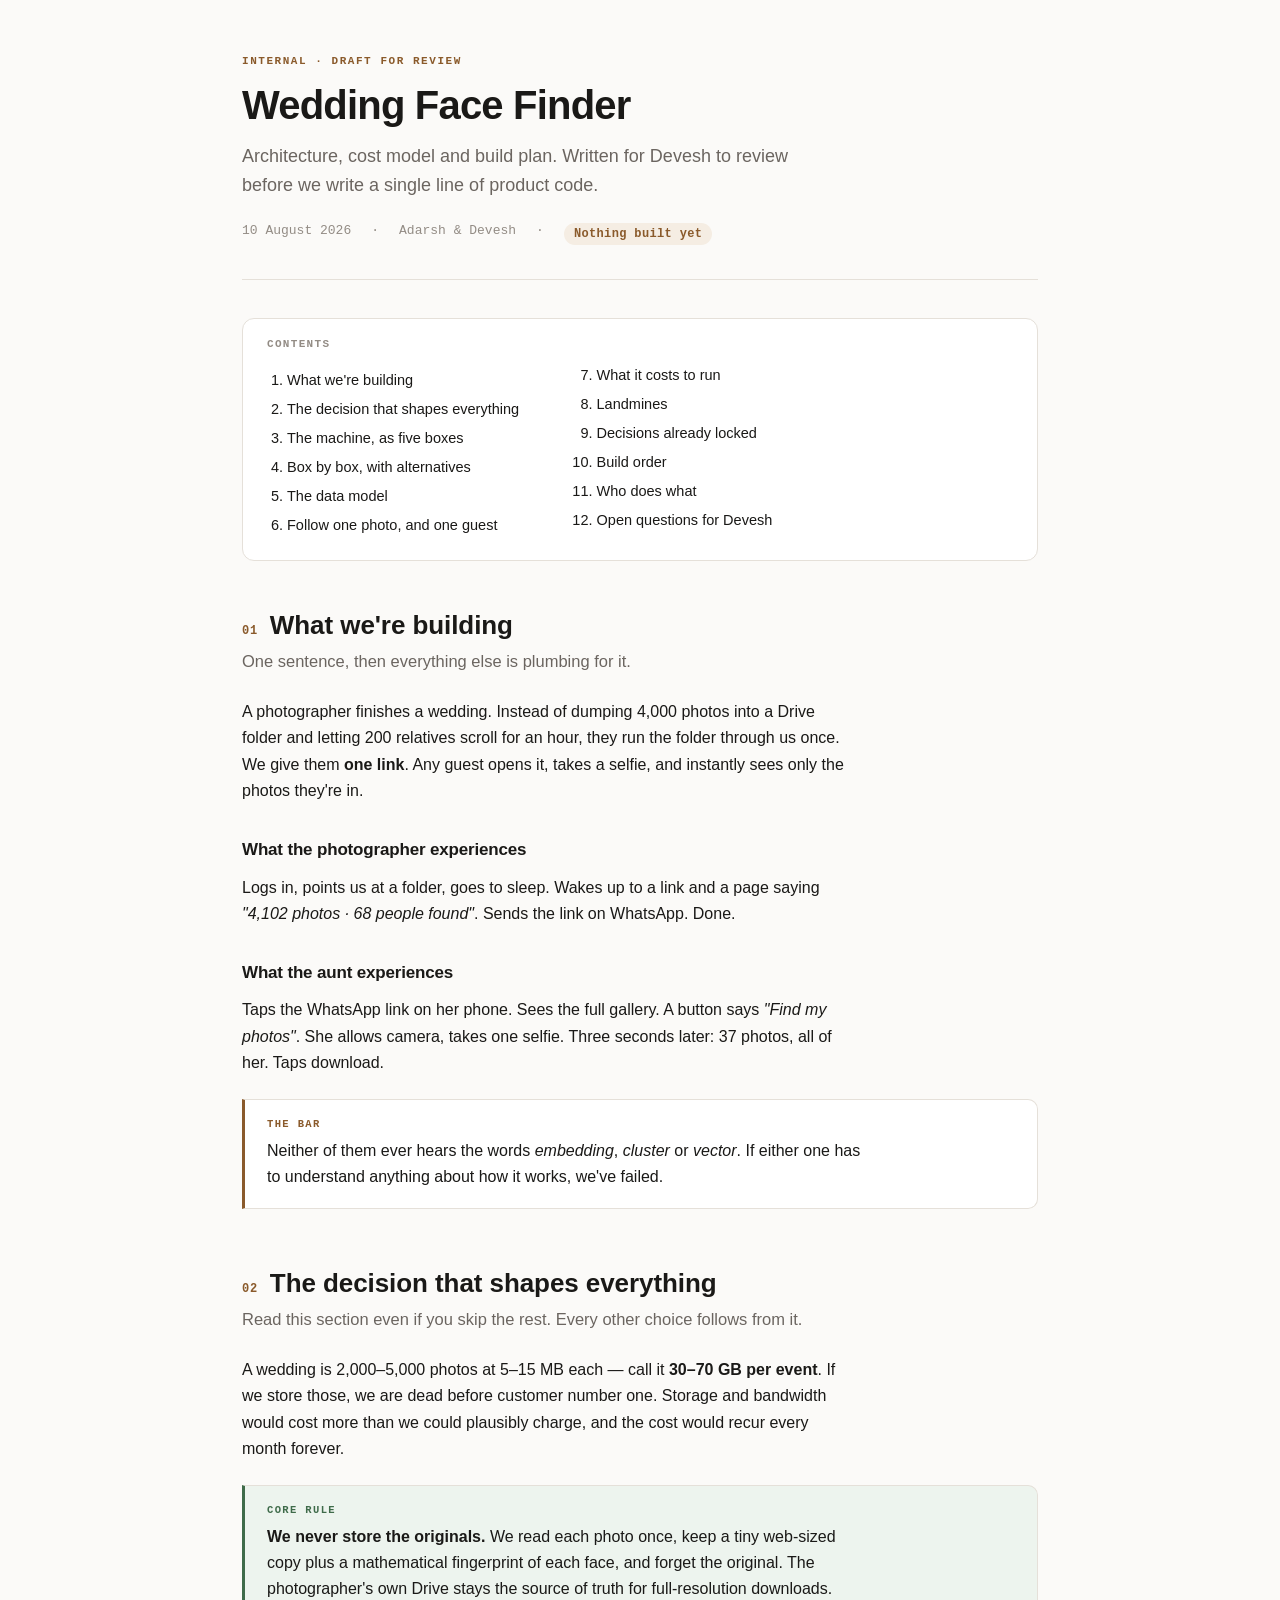
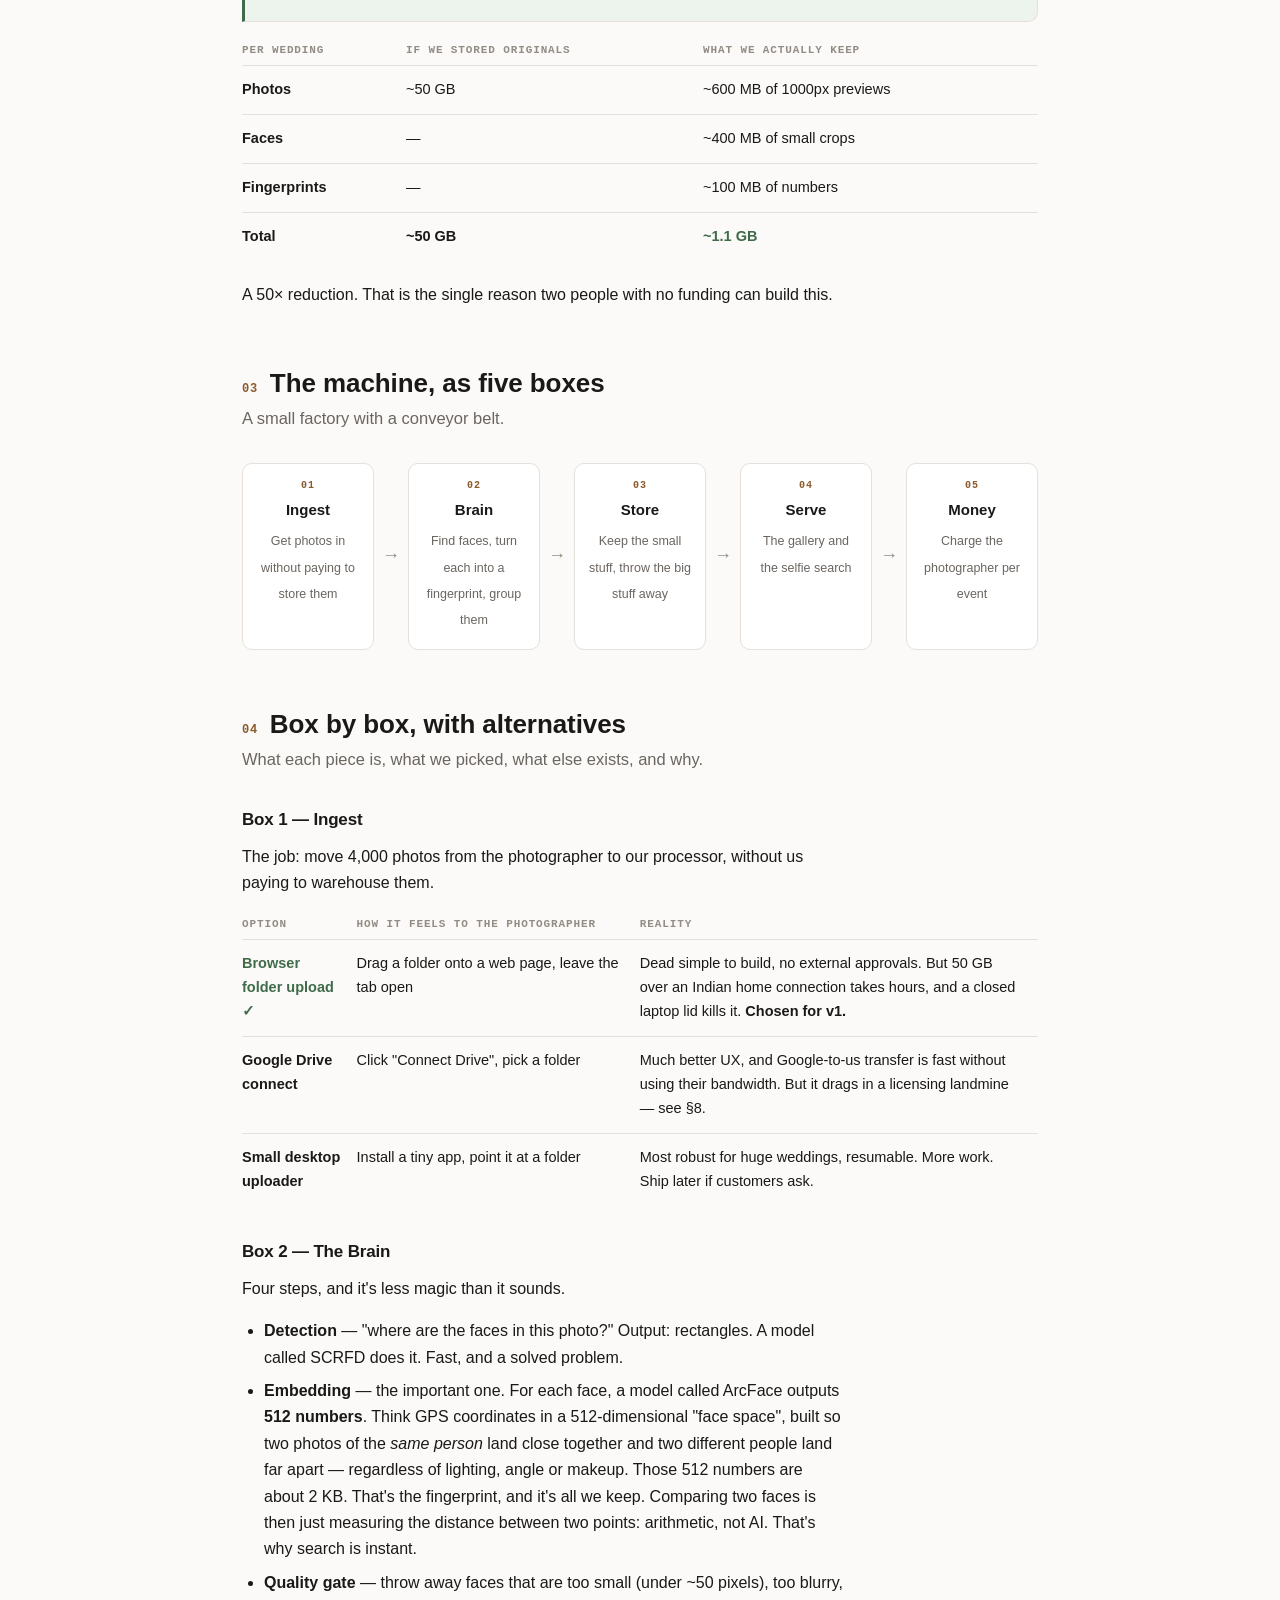
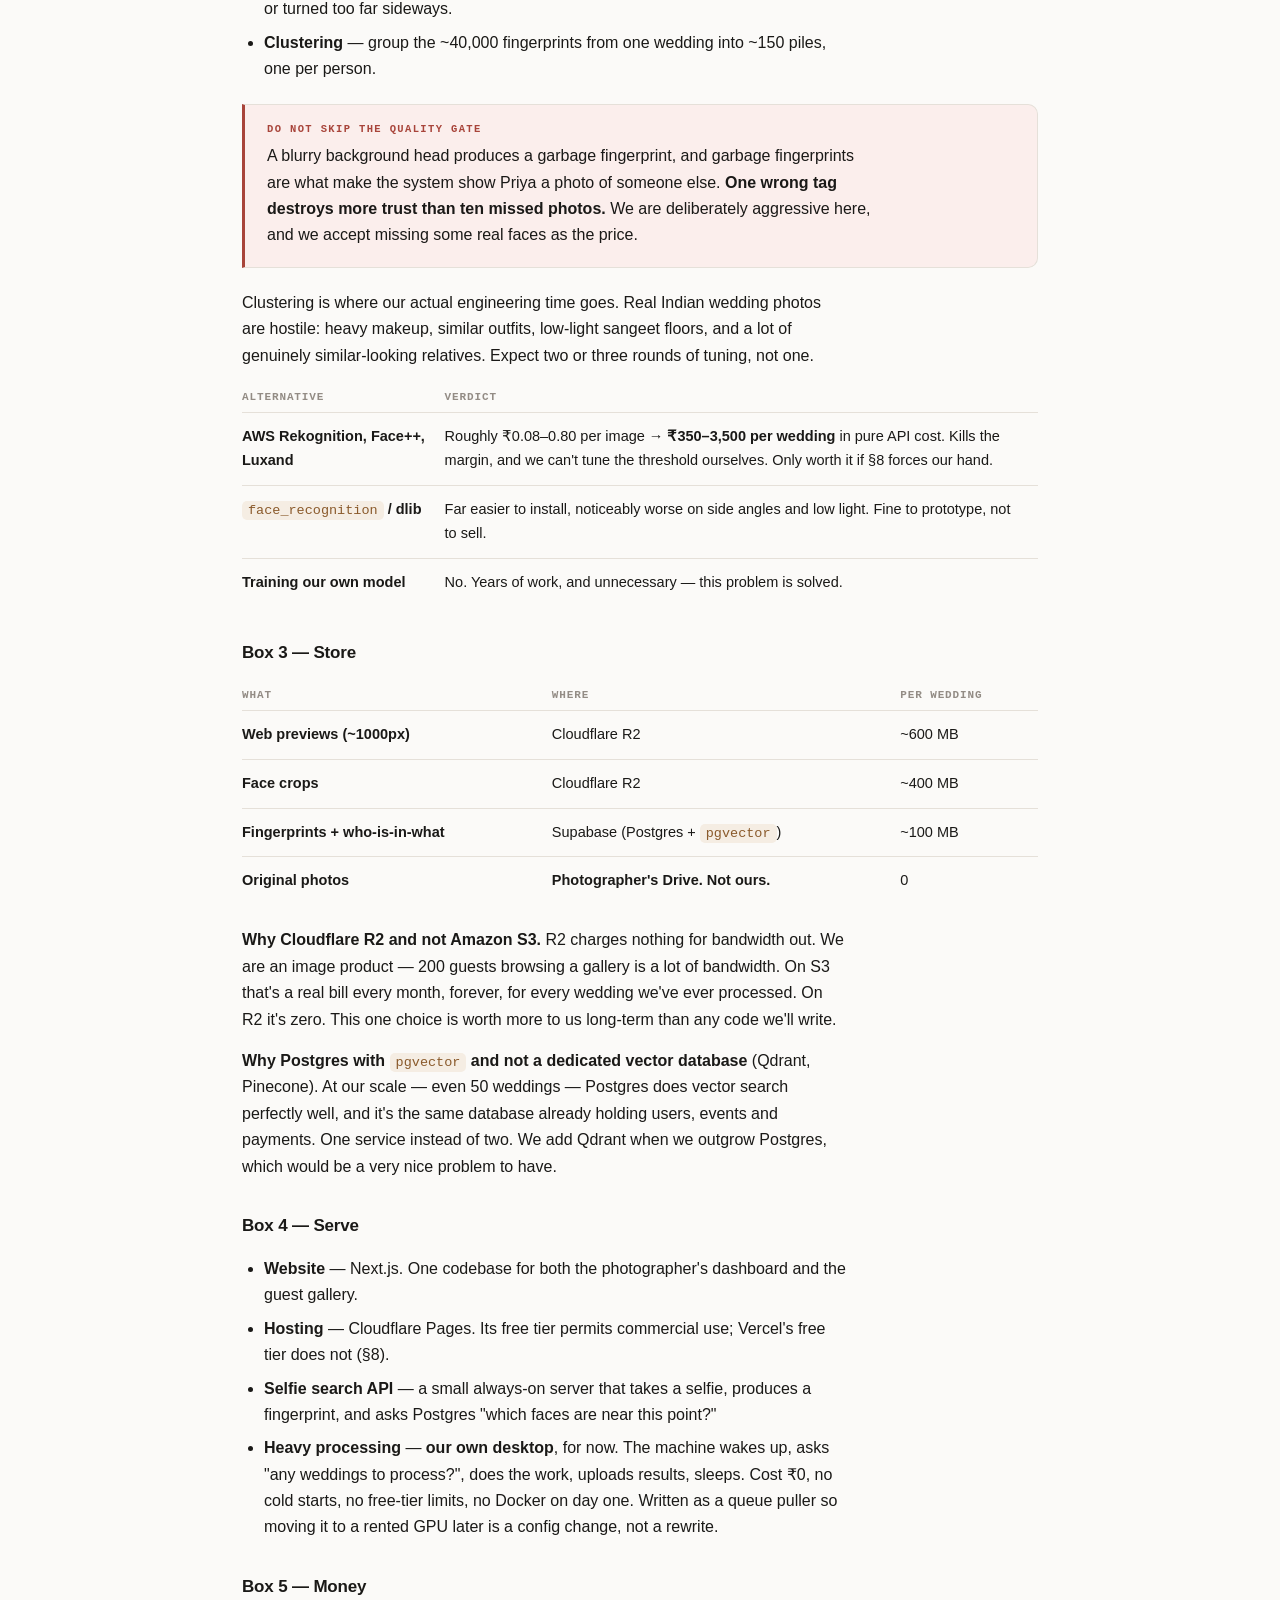
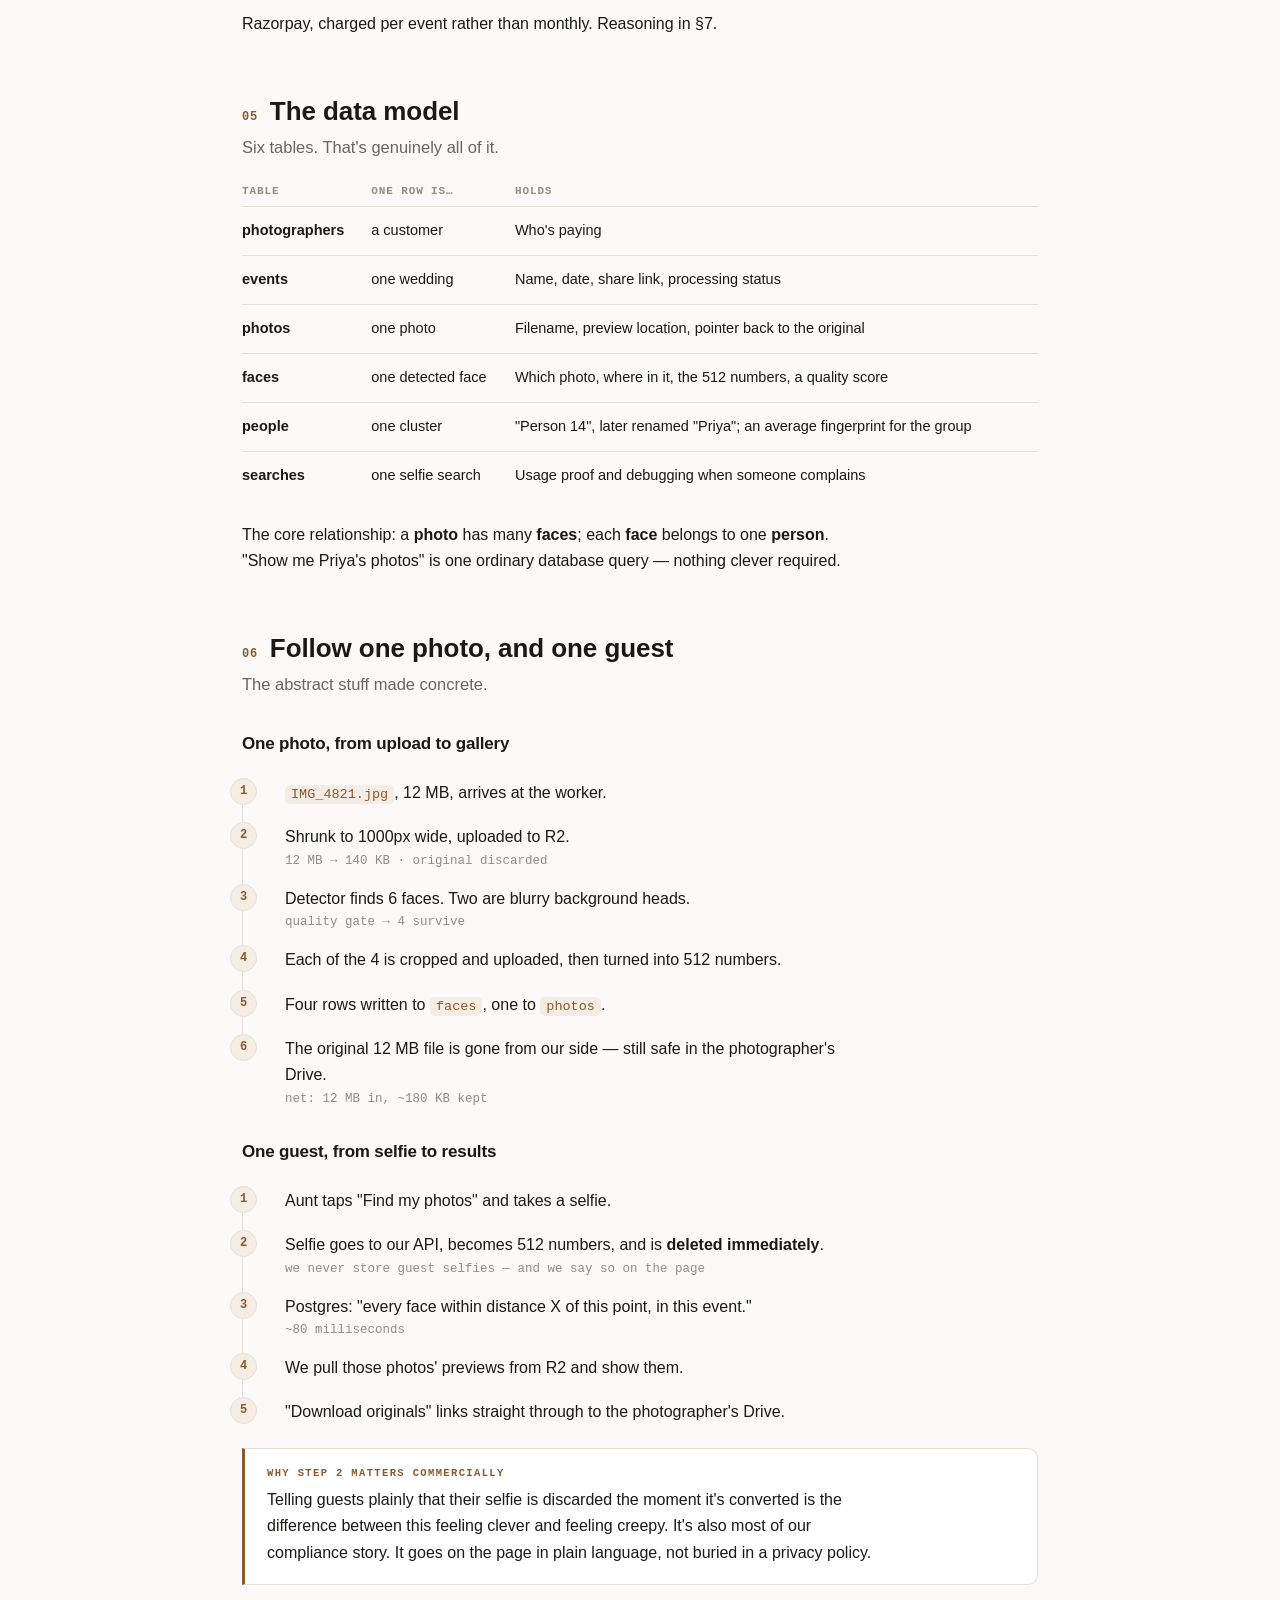
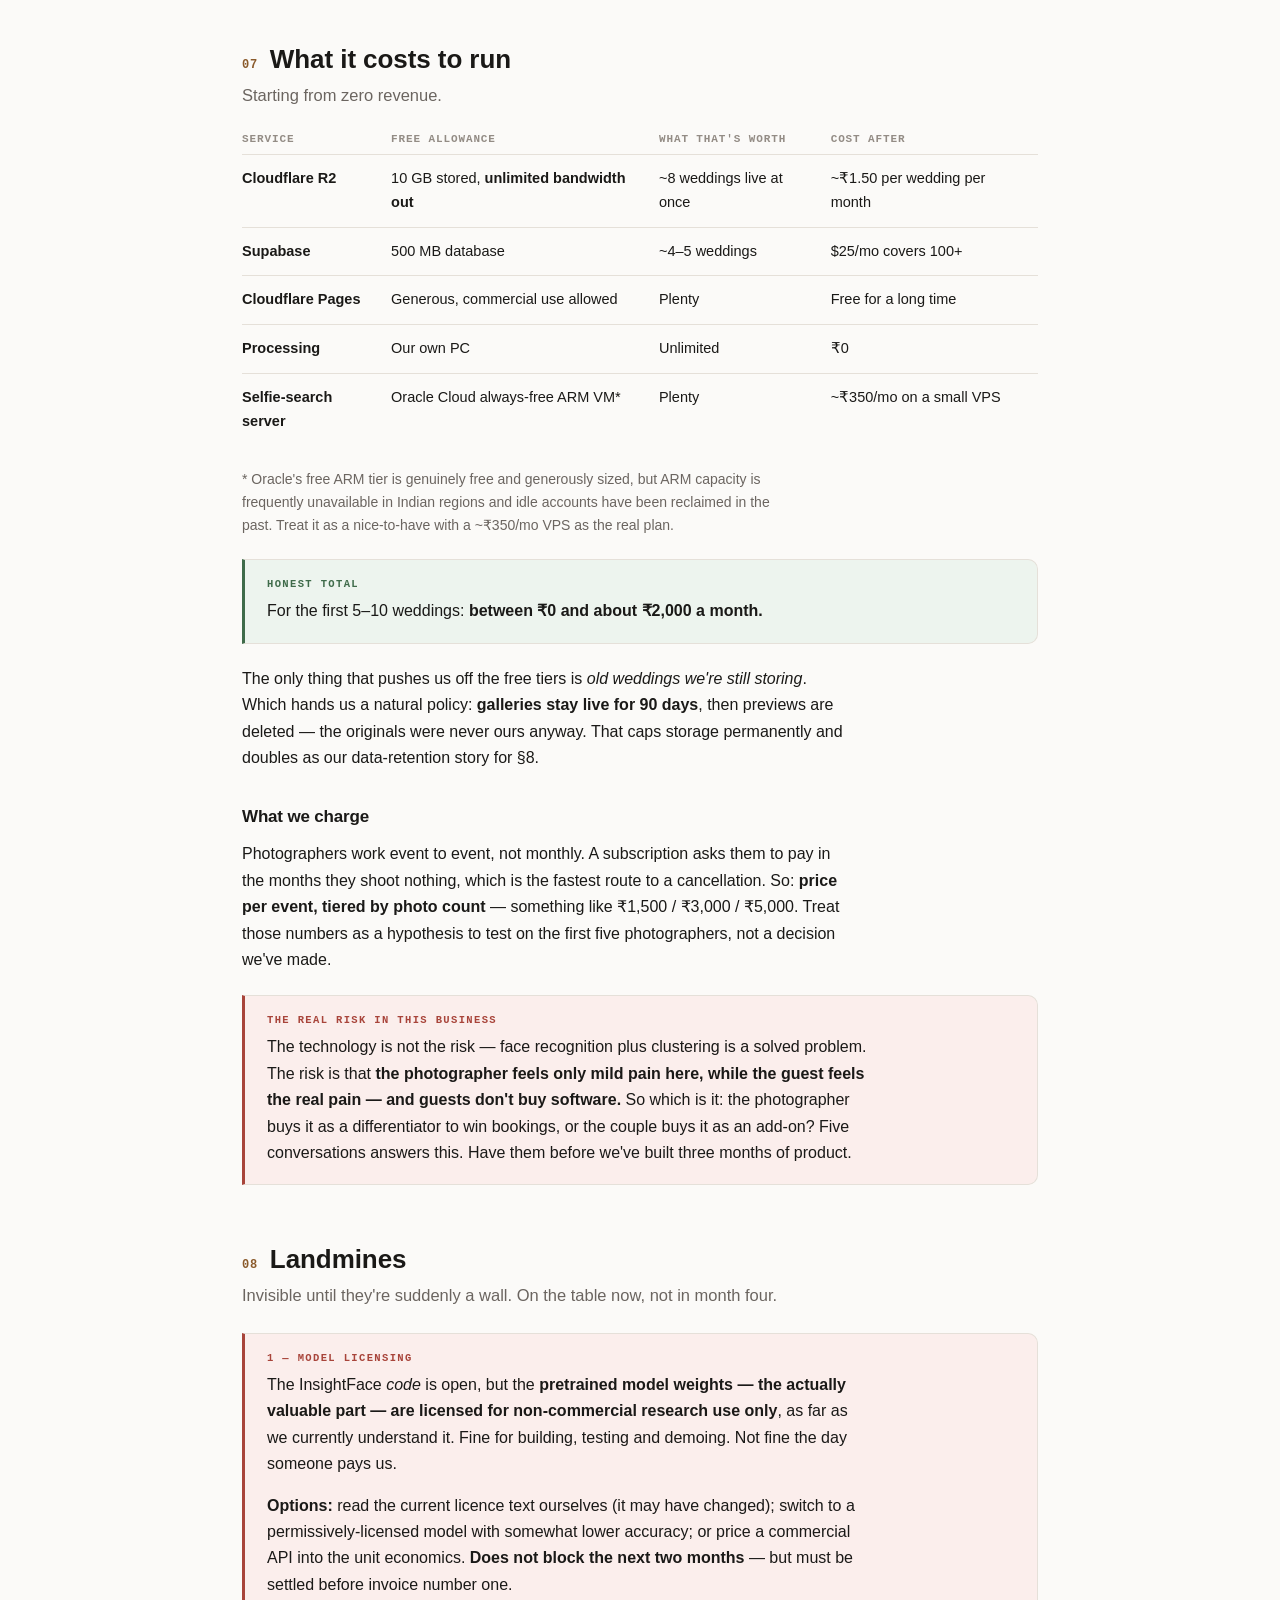
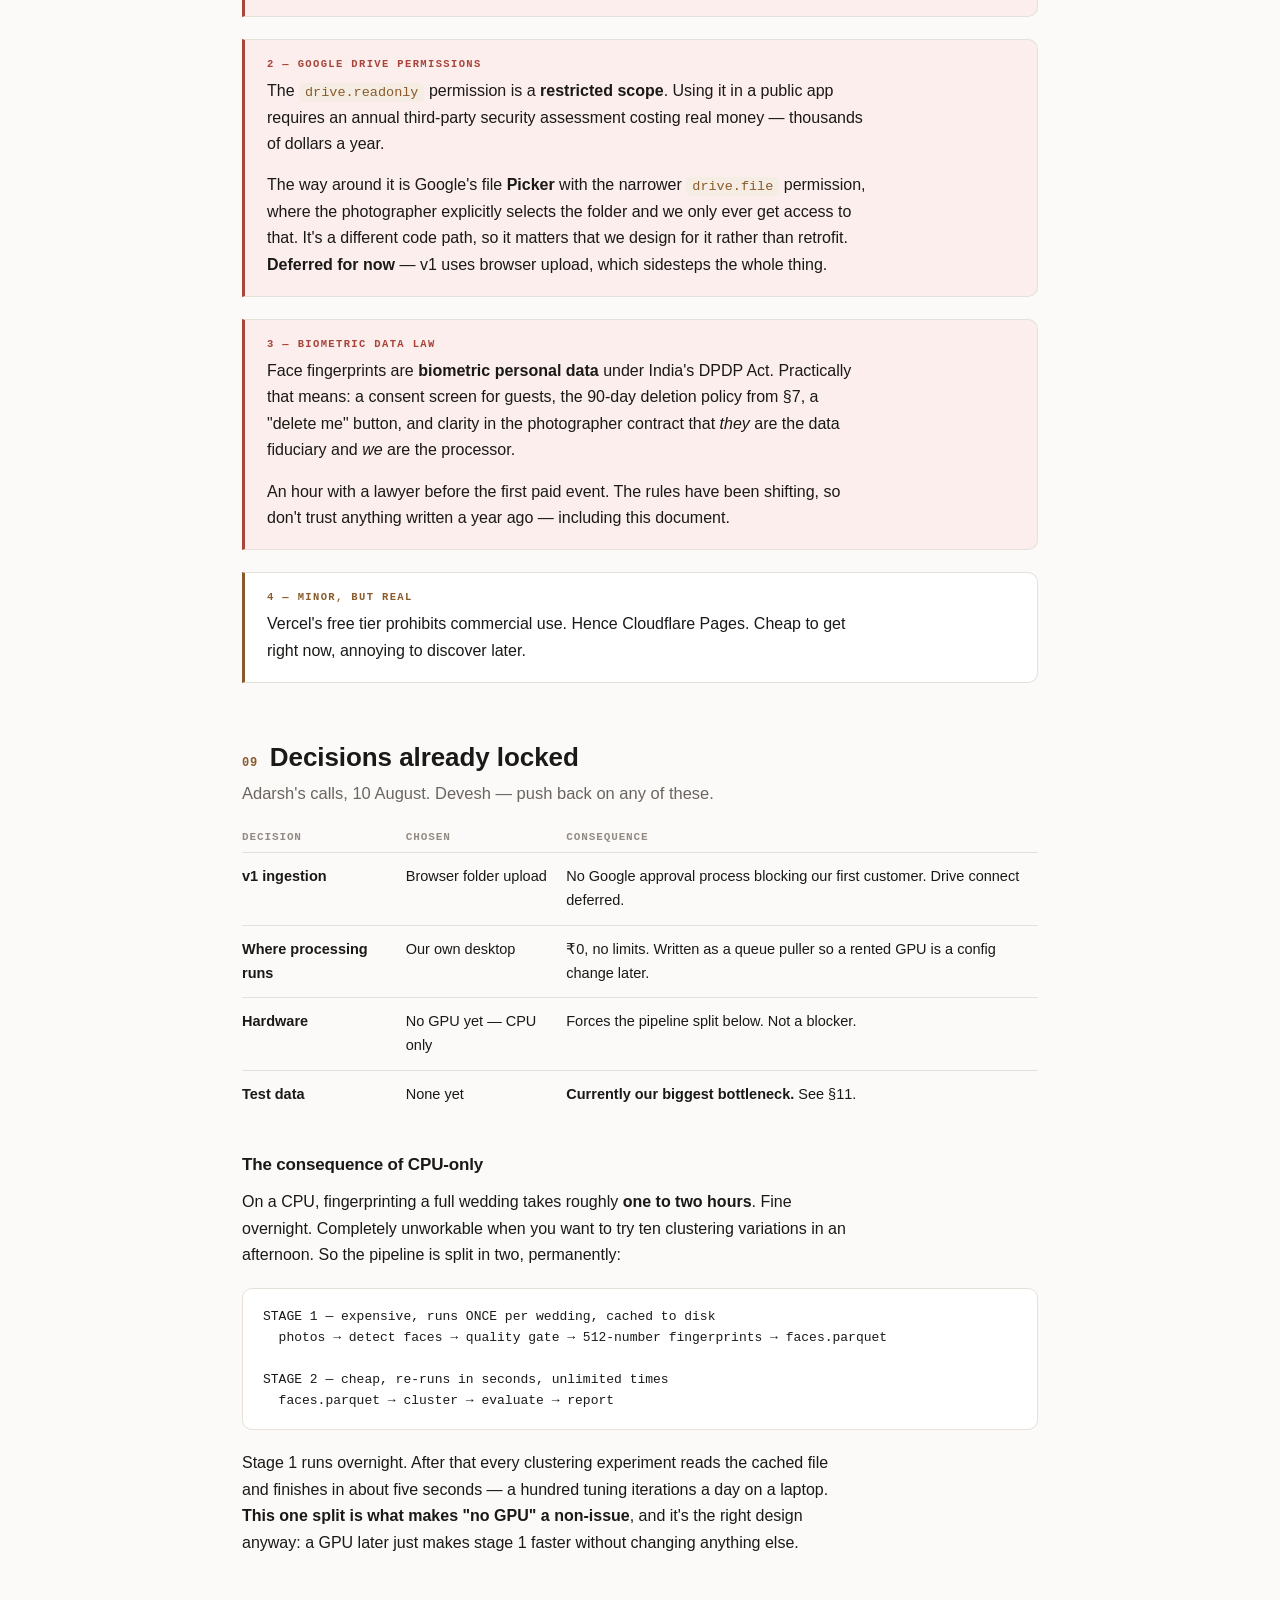
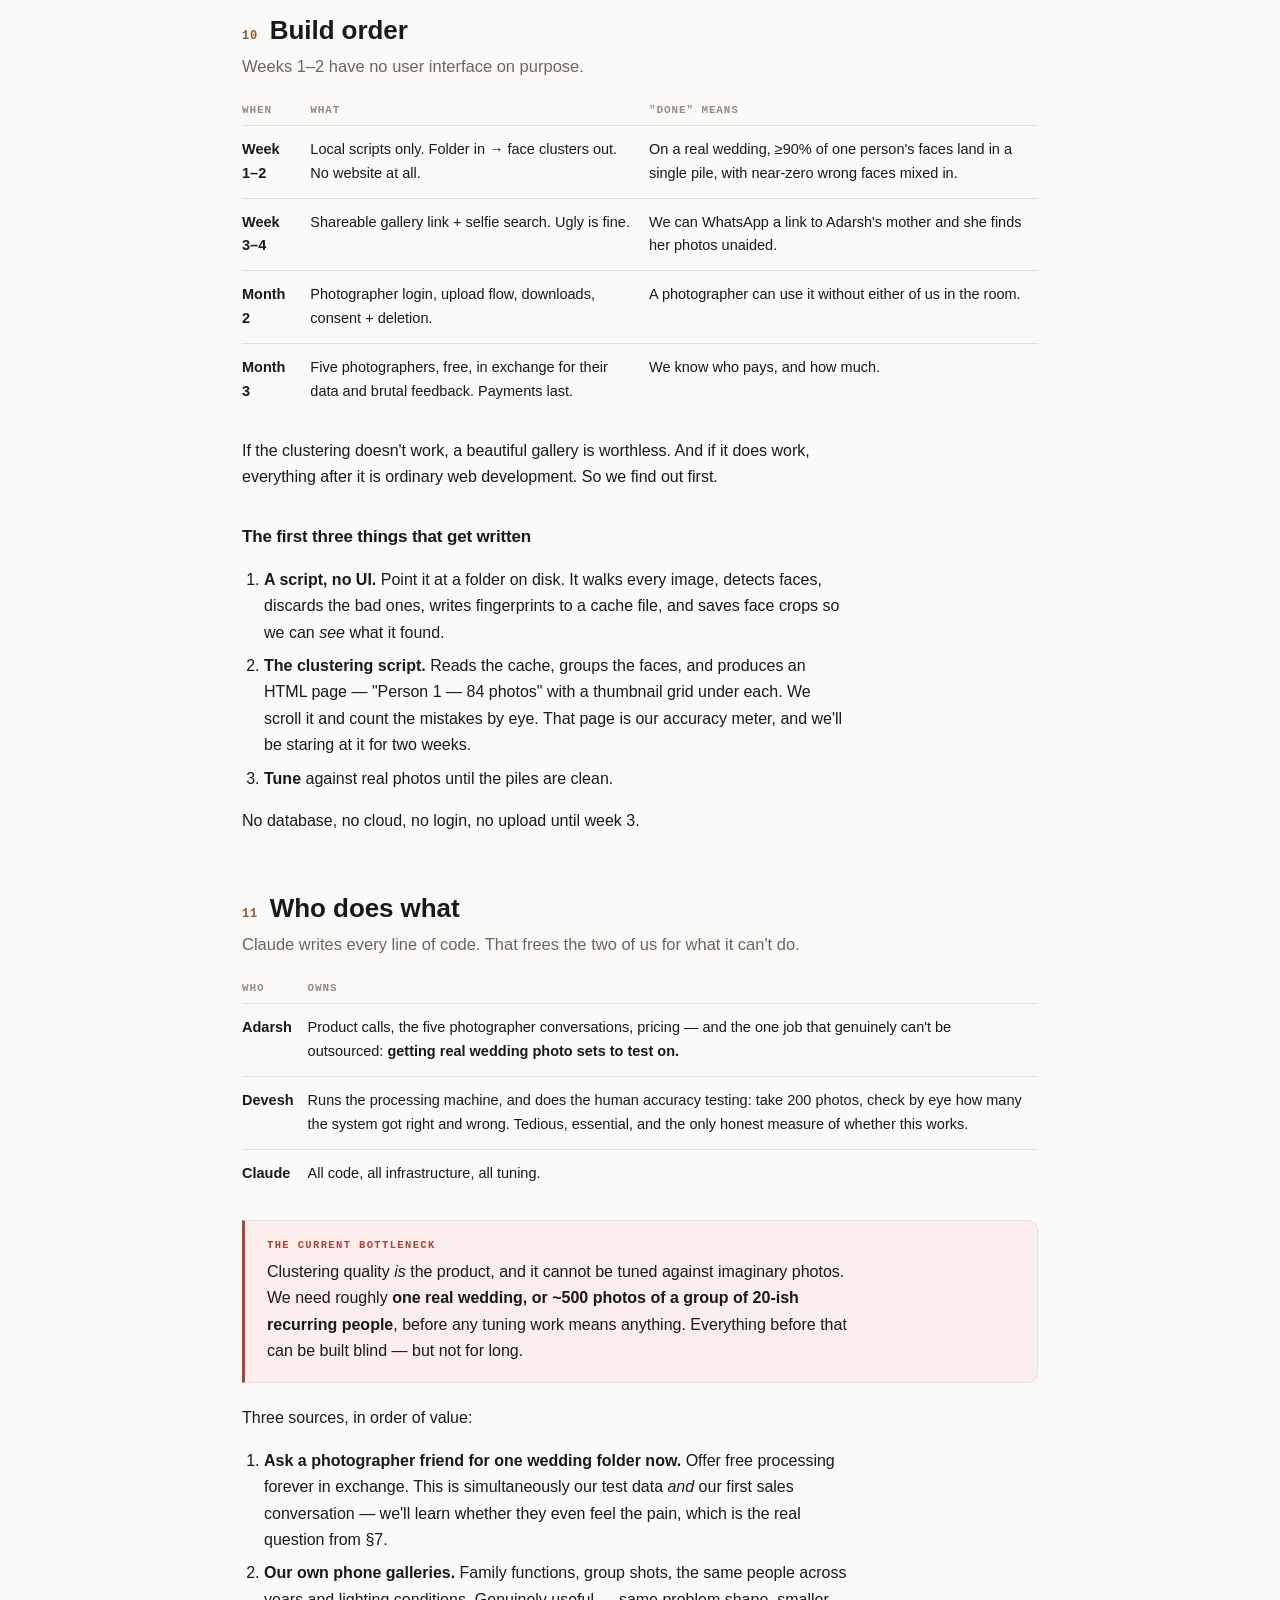
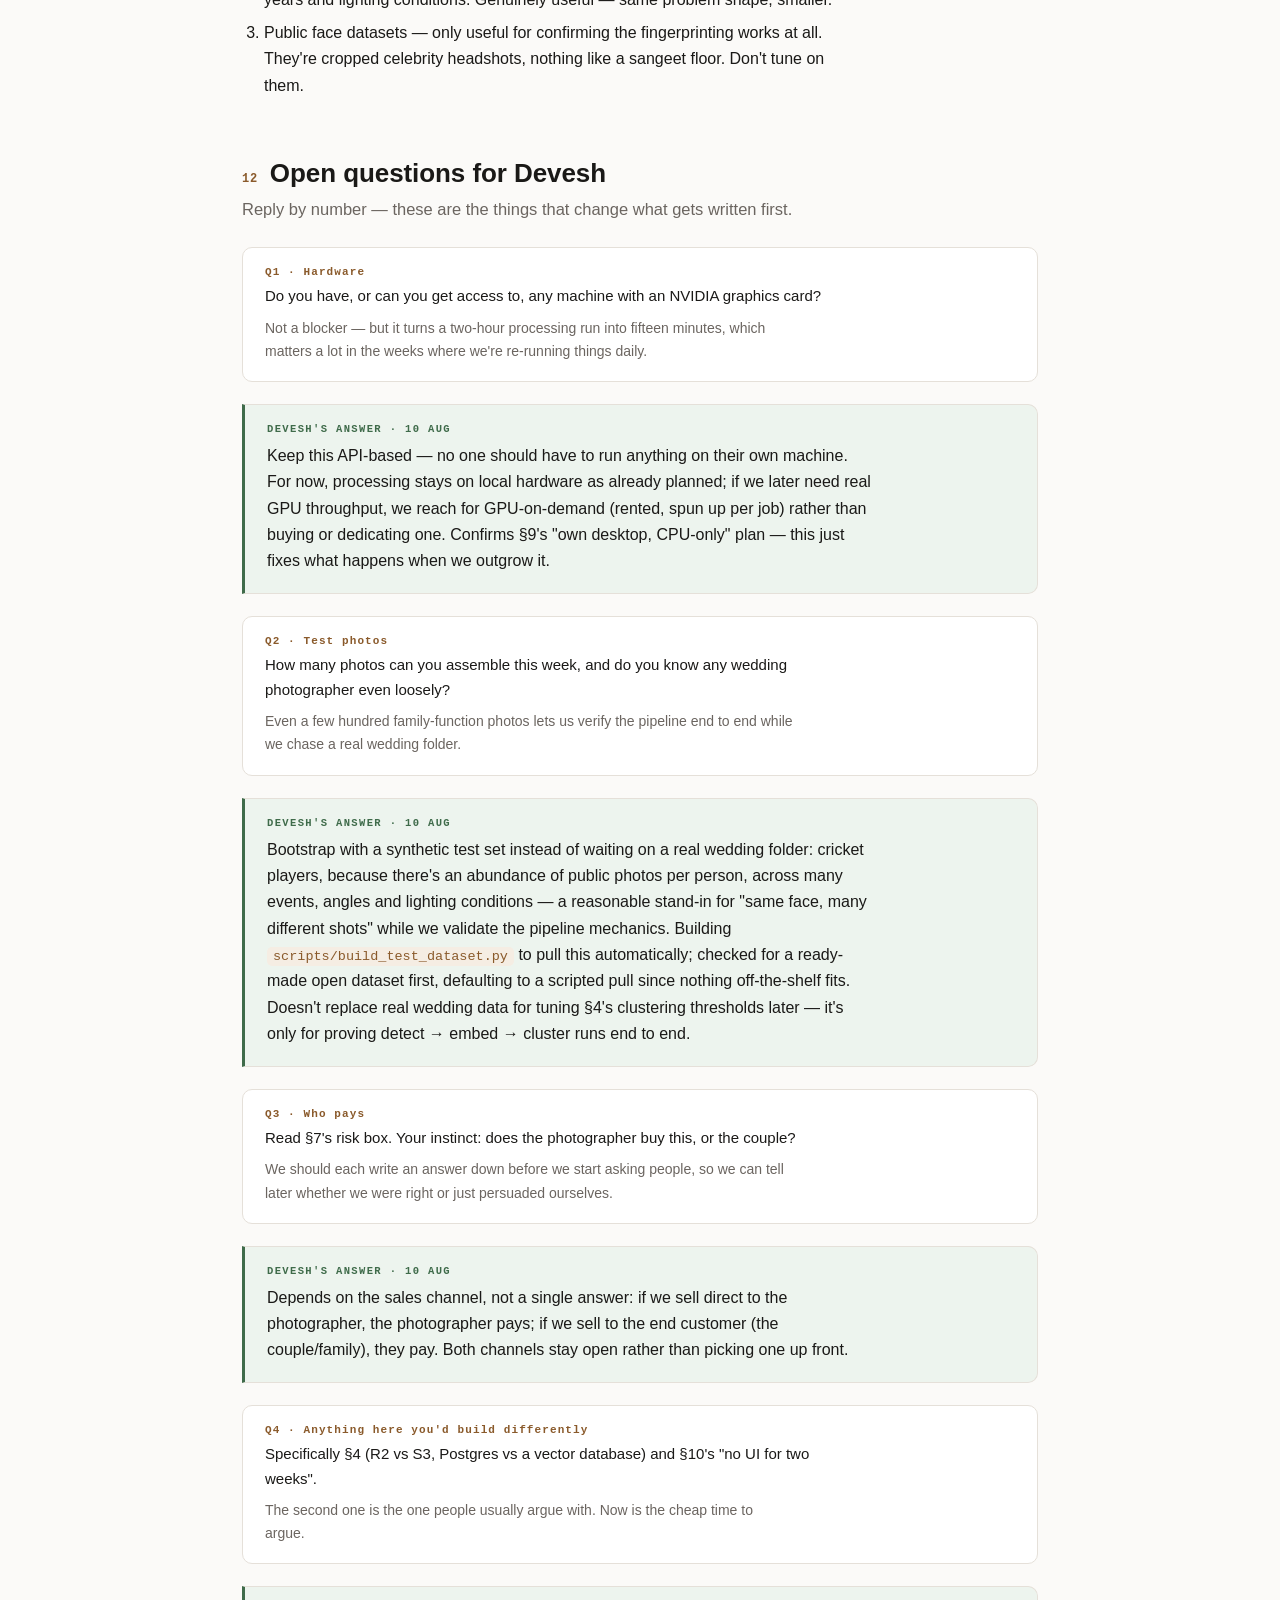
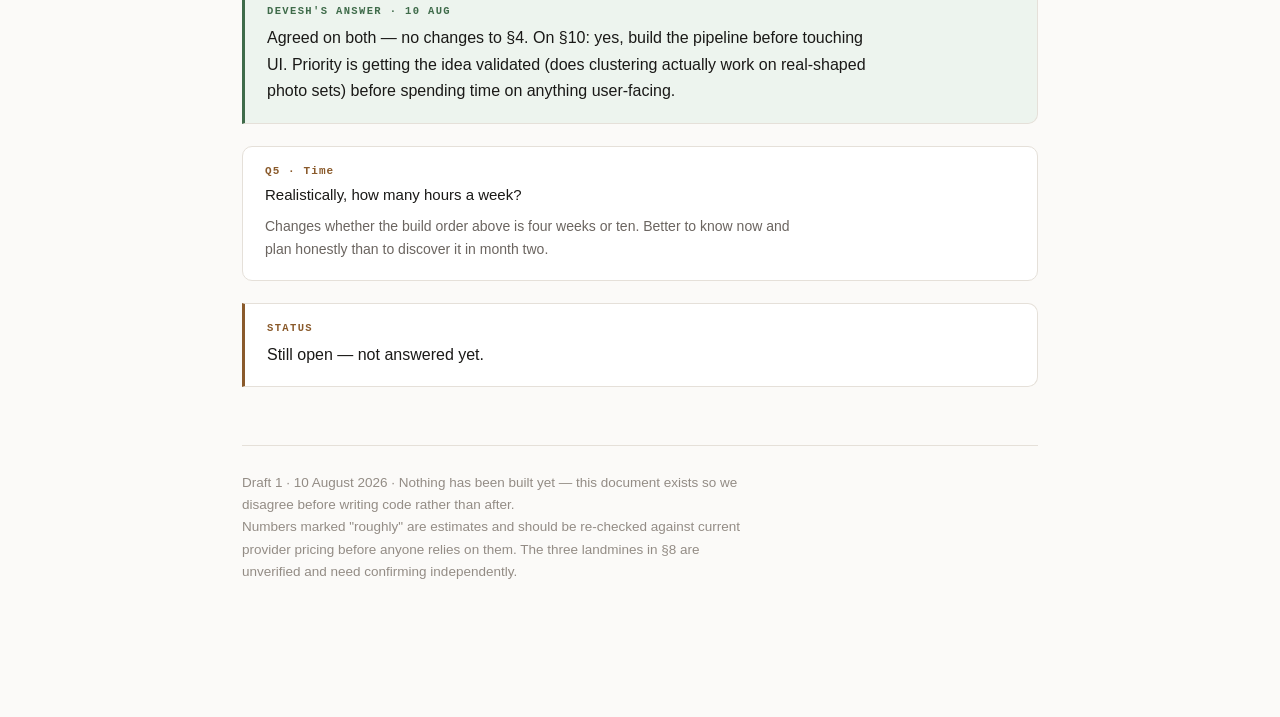
<file: docs/architecture.html>
<!DOCTYPE html>
<html lang="en">
<head>
<meta charset="utf-8">
<meta name="viewport" content="width=device-width, initial-scale=1">
<title>Wedding Face Finder — Architecture &amp; Plan</title>
<style>
  :root{
    --bg:#fbfaf8; --panel:#fff; --ink:#1a1917; --muted:#6b6560; --faint:#938c85;
    --line:#e5e0d9; --accent:#8a5a2b; --accent-soft:#f5ede3;
    --warn:#a8443a; --warn-soft:#fbeeec; --ok:#3f6b4a; --ok-soft:#edf4ee;
    --mono:ui-monospace,SFMono-Regular,"SF Mono",Menlo,Consolas,monospace;
  }
  @media (prefers-color-scheme:dark){
    :root{
      --bg:#141312; --panel:#1c1b19; --ink:#eae6e1; --muted:#a39c94; --faint:#7c746c;
      --line:#2e2b28; --accent:#d09a5e; --accent-soft:#2a231a;
      --warn:#e08b80; --warn-soft:#2c1e1c; --ok:#8fbf9c; --ok-soft:#1b241d;
    }
  }
  *{box-sizing:border-box}
  body{
    margin:0; background:var(--bg); color:var(--ink);
    font:16px/1.65 -apple-system,BlinkMacSystemFont,"Segoe UI",Roboto,Helvetica,Arial,sans-serif;
    -webkit-font-smoothing:antialiased;
  }
  .wrap{max-width:840px;margin:0 auto;padding:0 22px 100px}

  /* ---------- header ---------- */
  header{padding:56px 0 34px;border-bottom:1px solid var(--line);margin-bottom:38px}
  .kicker{font:600 11px/1 var(--mono);letter-spacing:.14em;text-transform:uppercase;color:var(--accent);margin-bottom:16px}
  h1{font-size:40px;line-height:1.12;letter-spacing:-.02em;margin:0 0 14px;font-weight:700}
  .sub{font-size:18px;color:var(--muted);margin:0 0 22px;max-width:60ch}
  .meta{display:flex;flex-wrap:wrap;gap:10px 20px;font:500 13px var(--mono);color:var(--faint)}
  .badge{display:inline-block;padding:4px 10px;border-radius:99px;background:var(--accent-soft);color:var(--accent);font:600 12px var(--mono);letter-spacing:.03em}

  /* ---------- toc ---------- */
  nav.toc{background:var(--panel);border:1px solid var(--line);border-radius:12px;padding:20px 24px;margin-bottom:48px}
  nav.toc h2{font:600 11px/1 var(--mono);letter-spacing:.12em;text-transform:uppercase;color:var(--faint);margin:0 0 14px}
  nav.toc ol{margin:0;padding-left:20px;columns:2;column-gap:34px}
  @media(max-width:620px){nav.toc ol{columns:1}}
  nav.toc li{margin:5px 0;font-size:14.5px}
  nav.toc a{color:var(--ink);text-decoration:none;border-bottom:1px solid transparent}
  nav.toc a:hover{border-bottom-color:var(--accent);color:var(--accent)}

  /* ---------- type ---------- */
  section{margin-bottom:58px;scroll-margin-top:24px}
  h2{font-size:15px;font-weight:700;letter-spacing:-.005em;margin:0 0 6px;
     display:flex;gap:12px;align-items:baseline}
  h2 .num{font:700 12px var(--mono);color:var(--accent);letter-spacing:.06em}
  h2 .txt{font-size:26px;line-height:1.25}
  .lede{color:var(--muted);font-size:16.5px;margin:0 0 24px;max-width:62ch}
  h3{font-size:17px;font-weight:650;margin:32px 0 10px;letter-spacing:-.01em}
  p{margin:0 0 15px;max-width:68ch}
  ul,ol{max-width:68ch;padding-left:22px}
  li{margin:7px 0}
  strong{font-weight:650}
  code{font:500 13.5px var(--mono);background:var(--accent-soft);color:var(--accent);padding:2px 6px;border-radius:5px}
  hr{border:0;border-top:1px solid var(--line);margin:38px 0}

  /* ---------- callouts ---------- */
  .box{border:1px solid var(--line);border-left:3px solid var(--accent);background:var(--panel);
       border-radius:0 10px 10px 0;padding:18px 22px;margin:22px 0}
  .box .lbl{font:700 10.5px var(--mono);letter-spacing:.13em;text-transform:uppercase;color:var(--accent);display:block;margin-bottom:8px}
  .box p:last-child{margin-bottom:0}
  .box.warn{border-left-color:var(--warn);background:var(--warn-soft)}
  .box.warn .lbl{color:var(--warn)}
  .box.ok{border-left-color:var(--ok);background:var(--ok-soft)}
  .box.ok .lbl{color:var(--ok)}

  /* ---------- tables ---------- */
  .scroll{overflow-x:auto;margin:22px 0;-webkit-overflow-scrolling:touch}
  table{border-collapse:collapse;width:100%;min-width:520px;font-size:14.5px}
  th{text-align:left;font:600 11px var(--mono);letter-spacing:.08em;text-transform:uppercase;
     color:var(--faint);padding:0 14px 9px 0;border-bottom:1px solid var(--line);white-space:nowrap}
  td{padding:12px 14px 12px 0;border-bottom:1px solid var(--line);vertical-align:top}
  td:first-child{font-weight:600}
  tr:last-child td{border-bottom:0}
  .rec{color:var(--ok);font-weight:700}

  /* ---------- pipeline diagram ---------- */
  .pipe{display:flex;align-items:stretch;gap:0;margin:30px 0;flex-wrap:wrap}
  .stage{flex:1 1 130px;background:var(--panel);border:1px solid var(--line);border-radius:10px;padding:16px 14px;text-align:center}
  .stage .n{font:700 10px var(--mono);color:var(--accent);letter-spacing:.1em;display:block;margin-bottom:7px}
  .stage .t{font-weight:650;font-size:15px;display:block;margin-bottom:5px}
  .stage .d{font-size:12.5px;color:var(--muted);line-height:1.45}
  .arrow{display:flex;align-items:center;justify-content:center;color:var(--faint);font-size:18px;padding:0 8px;flex:0 0 auto}
  @media(max-width:640px){
    .pipe{flex-direction:column}
    .arrow{padding:6px 0;transform:rotate(90deg)}
  }

  /* ---------- trace list ---------- */
  .trace{counter-reset:s;list-style:none;padding:0;margin:20px 0}
  .trace li{counter-increment:s;position:relative;padding:0 0 16px 42px;margin:0;
            border-left:1px solid var(--line);padding-top:2px}
  .trace li:last-child{border-left-color:transparent;padding-bottom:0}
  .trace li::before{content:counter(s);position:absolute;left:-13px;top:0;
    width:25px;height:25px;border-radius:50%;background:var(--accent-soft);color:var(--accent);
    font:700 12px/25px var(--mono);text-align:center;border:1px solid var(--line)}
  .trace .out{display:block;font:500 12.5px var(--mono);color:var(--faint);margin-top:3px}

  /* ---------- code block ---------- */
  pre{background:var(--panel);border:1px solid var(--line);border-radius:10px;
      padding:18px 20px;overflow-x:auto;font:13px/1.6 var(--mono);color:var(--ink);margin:20px 0}
  pre code{background:none;color:inherit;padding:0;font-size:inherit}

  /* ---------- q list ---------- */
  .q{background:var(--panel);border:1px solid var(--line);border-radius:10px;padding:18px 22px;margin:14px 0}
  .q .id{font:700 11px var(--mono);letter-spacing:.1em;color:var(--accent);display:block;margin-bottom:6px}
  .q p{margin:0;font-size:15px}
  .q p+p{margin-top:8px;color:var(--muted);font-size:14px}

  footer{border-top:1px solid var(--line);padding-top:26px;color:var(--faint);font-size:13.5px}
</style>
</head>
<body>
<div class="wrap">

<header>
  <div class="kicker">Internal · Draft for review</div>
  <h1>Wedding Face Finder</h1>
  <p class="sub">Architecture, cost model and build plan. Written for Devesh to review before we
  write a single line of product code.</p>
  <div class="meta">
    <span>10 August 2026</span>
    <span>·</span>
    <span>Adarsh &amp; Devesh</span>
    <span>·</span>
    <span class="badge">Nothing built yet</span>
  </div>
</header>

<nav class="toc">
  <h2>Contents</h2>
  <ol>
    <li><a href="#s1">What we're building</a></li>
    <li><a href="#s2">The decision that shapes everything</a></li>
    <li><a href="#s3">The machine, as five boxes</a></li>
    <li><a href="#s4">Box by box, with alternatives</a></li>
    <li><a href="#s5">The data model</a></li>
    <li><a href="#s6">Follow one photo, and one guest</a></li>
    <li><a href="#s7">What it costs to run</a></li>
    <li><a href="#s8">Landmines</a></li>
    <li><a href="#s9">Decisions already locked</a></li>
    <li><a href="#s10">Build order</a></li>
    <li><a href="#s11">Who does what</a></li>
    <li><a href="#s12">Open questions for Devesh</a></li>
  </ol>
</nav>

<!-- ============================================ -->
<section id="s1">
  <h2><span class="num">01</span><span class="txt">What we're building</span></h2>
  <p class="lede">One sentence, then everything else is plumbing for it.</p>

  <p>A photographer finishes a wedding. Instead of dumping 4,000 photos into a Drive folder and
  letting 200 relatives scroll for an hour, they run the folder through us once. We give them
  <strong>one link</strong>. Any guest opens it, takes a selfie, and instantly sees only the
  photos they're in.</p>

  <h3>What the photographer experiences</h3>
  <p>Logs in, points us at a folder, goes to sleep. Wakes up to a link and a page saying
  <em>"4,102 photos · 68 people found"</em>. Sends the link on WhatsApp. Done.</p>

  <h3>What the aunt experiences</h3>
  <p>Taps the WhatsApp link on her phone. Sees the full gallery. A button says
  <em>"Find my photos"</em>. She allows camera, takes one selfie. Three seconds later: 37 photos,
  all of her. Taps download.</p>

  <div class="box">
    <span class="lbl">The bar</span>
    <p>Neither of them ever hears the words <em>embedding</em>, <em>cluster</em> or
    <em>vector</em>. If either one has to understand anything about how it works, we've failed.</p>
  </div>
</section>

<!-- ============================================ -->
<section id="s2">
  <h2><span class="num">02</span><span class="txt">The decision that shapes everything</span></h2>
  <p class="lede">Read this section even if you skip the rest. Every other choice follows from it.</p>

  <p>A wedding is 2,000–5,000 photos at 5–15 MB each — call it <strong>30–70 GB per event</strong>.
  If we store those, we are dead before customer number one. Storage and bandwidth would cost more
  than we could plausibly charge, and the cost would recur every month forever.</p>

  <div class="box ok">
    <span class="lbl">Core rule</span>
    <p><strong>We never store the originals.</strong> We read each photo once, keep a tiny
    web-sized copy plus a mathematical fingerprint of each face, and forget the original.
    The photographer's own Drive stays the source of truth for full-resolution downloads.</p>
  </div>

  <div class="scroll">
  <table>
    <tr><th>Per wedding</th><th>If we stored originals</th><th>What we actually keep</th></tr>
    <tr><td>Photos</td><td>~50 GB</td><td>~600 MB of 1000px previews</td></tr>
    <tr><td>Faces</td><td>—</td><td>~400 MB of small crops</td></tr>
    <tr><td>Fingerprints</td><td>—</td><td>~100 MB of numbers</td></tr>
    <tr><td><strong>Total</strong></td><td><strong>~50 GB</strong></td><td class="rec"><strong>~1.1 GB</strong></td></tr>
  </table>
  </div>

  <p>A 50× reduction. That is the single reason two people with no funding can build this.</p>
</section>

<!-- ============================================ -->
<section id="s3">
  <h2><span class="num">03</span><span class="txt">The machine, as five boxes</span></h2>
  <p class="lede">A small factory with a conveyor belt.</p>

  <div class="pipe">
    <div class="stage"><span class="n">01</span><span class="t">Ingest</span>
      <span class="d">Get photos in without paying to store them</span></div>
    <div class="arrow">→</div>
    <div class="stage"><span class="n">02</span><span class="t">Brain</span>
      <span class="d">Find faces, turn each into a fingerprint, group them</span></div>
    <div class="arrow">→</div>
    <div class="stage"><span class="n">03</span><span class="t">Store</span>
      <span class="d">Keep the small stuff, throw the big stuff away</span></div>
    <div class="arrow">→</div>
    <div class="stage"><span class="n">04</span><span class="t">Serve</span>
      <span class="d">The gallery and the selfie search</span></div>
    <div class="arrow">→</div>
    <div class="stage"><span class="n">05</span><span class="t">Money</span>
      <span class="d">Charge the photographer per event</span></div>
  </div>
</section>

<!-- ============================================ -->
<section id="s4">
  <h2><span class="num">04</span><span class="txt">Box by box, with alternatives</span></h2>
  <p class="lede">What each piece is, what we picked, what else exists, and why.</p>

  <h3>Box 1 — Ingest</h3>
  <p>The job: move 4,000 photos from the photographer to our processor, without us paying to
  warehouse them.</p>
  <div class="scroll">
  <table>
    <tr><th>Option</th><th>How it feels to the photographer</th><th>Reality</th></tr>
    <tr>
      <td class="rec">Browser folder upload ✓</td>
      <td>Drag a folder onto a web page, leave the tab open</td>
      <td>Dead simple to build, no external approvals. But 50 GB over an Indian home connection
      takes hours, and a closed laptop lid kills it. <strong>Chosen for v1.</strong></td>
    </tr>
    <tr>
      <td>Google Drive connect</td>
      <td>Click "Connect Drive", pick a folder</td>
      <td>Much better UX, and Google-to-us transfer is fast without using their bandwidth.
      But it drags in a licensing landmine — see §8.</td>
    </tr>
    <tr>
      <td>Small desktop uploader</td>
      <td>Install a tiny app, point it at a folder</td>
      <td>Most robust for huge weddings, resumable. More work. Ship later if customers ask.</td>
    </tr>
  </table>
  </div>

  <h3>Box 2 — The Brain</h3>
  <p>Four steps, and it's less magic than it sounds.</p>
  <ul>
    <li><strong>Detection</strong> — "where are the faces in this photo?" Output: rectangles.
    A model called SCRFD does it. Fast, and a solved problem.</li>
    <li><strong>Embedding</strong> — the important one. For each face, a model called ArcFace
    outputs <strong>512 numbers</strong>. Think GPS coordinates in a 512-dimensional "face space",
    built so two photos of the <em>same person</em> land close together and two different people
    land far apart — regardless of lighting, angle or makeup. Those 512 numbers are about 2 KB.
    That's the fingerprint, and it's all we keep. Comparing two faces is then just measuring the
    distance between two points: arithmetic, not AI. That's why search is instant.</li>
    <li><strong>Quality gate</strong> — throw away faces that are too small (under ~50 pixels),
    too blurry, or turned too far sideways.</li>
    <li><strong>Clustering</strong> — group the ~40,000 fingerprints from one wedding into
    ~150 piles, one per person.</li>
  </ul>

  <div class="box warn">
    <span class="lbl">Do not skip the quality gate</span>
    <p>A blurry background head produces a garbage fingerprint, and garbage fingerprints are what
    make the system show Priya a photo of someone else. <strong>One wrong tag destroys more trust
    than ten missed photos.</strong> We are deliberately aggressive here, and we accept missing
    some real faces as the price.</p>
  </div>

  <p>Clustering is where our actual engineering time goes. Real Indian wedding photos are hostile:
  heavy makeup, similar outfits, low-light sangeet floors, and a lot of genuinely
  similar-looking relatives. Expect two or three rounds of tuning, not one.</p>

  <div class="scroll">
  <table>
    <tr><th>Alternative</th><th>Verdict</th></tr>
    <tr><td>AWS Rekognition, Face++, Luxand</td>
      <td>Roughly ₹0.08–0.80 per image → <strong>₹350–3,500 per wedding</strong> in pure API cost.
      Kills the margin, and we can't tune the threshold ourselves. Only worth it if §8 forces our hand.</td></tr>
    <tr><td><code>face_recognition</code> / dlib</td>
      <td>Far easier to install, noticeably worse on side angles and low light. Fine to prototype, not to sell.</td></tr>
    <tr><td>Training our own model</td>
      <td>No. Years of work, and unnecessary — this problem is solved.</td></tr>
  </table>
  </div>

  <h3>Box 3 — Store</h3>
  <div class="scroll">
  <table>
    <tr><th>What</th><th>Where</th><th>Per wedding</th></tr>
    <tr><td>Web previews (~1000px)</td><td>Cloudflare R2</td><td>~600 MB</td></tr>
    <tr><td>Face crops</td><td>Cloudflare R2</td><td>~400 MB</td></tr>
    <tr><td>Fingerprints + who-is-in-what</td><td>Supabase (Postgres + <code>pgvector</code>)</td><td>~100 MB</td></tr>
    <tr><td>Original photos</td><td><strong>Photographer's Drive. Not ours.</strong></td><td>0</td></tr>
  </table>
  </div>

  <p><strong>Why Cloudflare R2 and not Amazon S3.</strong> R2 charges nothing for bandwidth out.
  We are an image product — 200 guests browsing a gallery is a lot of bandwidth. On S3 that's a
  real bill every month, forever, for every wedding we've ever processed. On R2 it's zero. This
  one choice is worth more to us long-term than any code we'll write.</p>

  <p><strong>Why Postgres with <code>pgvector</code> and not a dedicated vector database</strong>
  (Qdrant, Pinecone). At our scale — even 50 weddings — Postgres does vector search perfectly well,
  and it's the same database already holding users, events and payments. One service instead of two.
  We add Qdrant when we outgrow Postgres, which would be a very nice problem to have.</p>

  <h3>Box 4 — Serve</h3>
  <ul>
    <li><strong>Website</strong> — Next.js. One codebase for both the photographer's dashboard
    and the guest gallery.</li>
    <li><strong>Hosting</strong> — Cloudflare Pages. Its free tier permits commercial use;
    Vercel's free tier does not (§8).</li>
    <li><strong>Selfie search API</strong> — a small always-on server that takes a selfie,
    produces a fingerprint, and asks Postgres "which faces are near this point?"</li>
    <li><strong>Heavy processing</strong> — <strong>our own desktop</strong>, for now. The machine
    wakes up, asks "any weddings to process?", does the work, uploads results, sleeps. Cost ₹0,
    no cold starts, no free-tier limits, no Docker on day one. Written as a queue puller so
    moving it to a rented GPU later is a config change, not a rewrite.</li>
  </ul>

  <h3>Box 5 — Money</h3>
  <p>Razorpay, charged per event rather than monthly. Reasoning in §7.</p>
</section>

<!-- ============================================ -->
<section id="s5">
  <h2><span class="num">05</span><span class="txt">The data model</span></h2>
  <p class="lede">Six tables. That's genuinely all of it.</p>

  <div class="scroll">
  <table>
    <tr><th>Table</th><th>One row is…</th><th>Holds</th></tr>
    <tr><td>photographers</td><td>a customer</td><td>Who's paying</td></tr>
    <tr><td>events</td><td>one wedding</td><td>Name, date, share link, processing status</td></tr>
    <tr><td>photos</td><td>one photo</td><td>Filename, preview location, pointer back to the original</td></tr>
    <tr><td>faces</td><td>one detected face</td><td>Which photo, where in it, the 512 numbers, a quality score</td></tr>
    <tr><td>people</td><td>one cluster</td><td>"Person 14", later renamed "Priya"; an average fingerprint for the group</td></tr>
    <tr><td>searches</td><td>one selfie search</td><td>Usage proof and debugging when someone complains</td></tr>
  </table>
  </div>

  <p>The core relationship: a <strong>photo</strong> has many <strong>faces</strong>; each
  <strong>face</strong> belongs to one <strong>person</strong>. "Show me Priya's photos" is one
  ordinary database query — nothing clever required.</p>
</section>

<!-- ============================================ -->
<section id="s6">
  <h2><span class="num">06</span><span class="txt">Follow one photo, and one guest</span></h2>
  <p class="lede">The abstract stuff made concrete.</p>

  <h3>One photo, from upload to gallery</h3>
  <ol class="trace">
    <li><code>IMG_4821.jpg</code>, 12 MB, arrives at the worker.</li>
    <li>Shrunk to 1000px wide, uploaded to R2. <span class="out">12 MB → 140 KB · original discarded</span></li>
    <li>Detector finds 6 faces. Two are blurry background heads. <span class="out">quality gate → 4 survive</span></li>
    <li>Each of the 4 is cropped and uploaded, then turned into 512 numbers.</li>
    <li>Four rows written to <code>faces</code>, one to <code>photos</code>.</li>
    <li>The original 12 MB file is gone from our side — still safe in the photographer's Drive.
      <span class="out">net: 12 MB in, ~180 KB kept</span></li>
  </ol>

  <h3>One guest, from selfie to results</h3>
  <ol class="trace">
    <li>Aunt taps "Find my photos" and takes a selfie.</li>
    <li>Selfie goes to our API, becomes 512 numbers, and is <strong>deleted immediately</strong>.
      <span class="out">we never store guest selfies — and we say so on the page</span></li>
    <li>Postgres: "every face within distance X of this point, in this event."
      <span class="out">~80 milliseconds</span></li>
    <li>We pull those photos' previews from R2 and show them.</li>
    <li>"Download originals" links straight through to the photographer's Drive.</li>
  </ol>

  <div class="box">
    <span class="lbl">Why step 2 matters commercially</span>
    <p>Telling guests plainly that their selfie is discarded the moment it's converted is the
    difference between this feeling clever and feeling creepy. It's also most of our compliance
    story. It goes on the page in plain language, not buried in a privacy policy.</p>
  </div>
</section>

<!-- ============================================ -->
<section id="s7">
  <h2><span class="num">07</span><span class="txt">What it costs to run</span></h2>
  <p class="lede">Starting from zero revenue.</p>

  <div class="scroll">
  <table>
    <tr><th>Service</th><th>Free allowance</th><th>What that's worth</th><th>Cost after</th></tr>
    <tr><td>Cloudflare R2</td><td>10 GB stored, <strong>unlimited bandwidth out</strong></td>
        <td>~8 weddings live at once</td><td>~₹1.50 per wedding per month</td></tr>
    <tr><td>Supabase</td><td>500 MB database</td><td>~4–5 weddings</td><td>$25/mo covers 100+</td></tr>
    <tr><td>Cloudflare Pages</td><td>Generous, commercial use allowed</td><td>Plenty</td><td>Free for a long time</td></tr>
    <tr><td>Processing</td><td>Our own PC</td><td>Unlimited</td><td>₹0</td></tr>
    <tr><td>Selfie-search server</td><td>Oracle Cloud always-free ARM VM*</td><td>Plenty</td><td>~₹350/mo on a small VPS</td></tr>
  </table>
  </div>

  <p style="font-size:14px;color:var(--muted)">* Oracle's free ARM tier is genuinely free and
  generously sized, but ARM capacity is frequently unavailable in Indian regions and idle accounts
  have been reclaimed in the past. Treat it as a nice-to-have with a ~₹350/mo VPS as the real plan.</p>

  <div class="box ok">
    <span class="lbl">Honest total</span>
    <p>For the first 5–10 weddings: <strong>between ₹0 and about ₹2,000 a month.</strong></p>
  </div>

  <p>The only thing that pushes us off the free tiers is <em>old weddings we're still storing</em>.
  Which hands us a natural policy: <strong>galleries stay live for 90 days</strong>, then previews
  are deleted — the originals were never ours anyway. That caps storage permanently and doubles as
  our data-retention story for §8.</p>

  <h3>What we charge</h3>
  <p>Photographers work event to event, not monthly. A subscription asks them to pay in the months
  they shoot nothing, which is the fastest route to a cancellation. So: <strong>price per event,
  tiered by photo count</strong> — something like ₹1,500 / ₹3,000 / ₹5,000. Treat those numbers as
  a hypothesis to test on the first five photographers, not a decision we've made.</p>

  <div class="box warn">
    <span class="lbl">The real risk in this business</span>
    <p>The technology is not the risk — face recognition plus clustering is a solved problem.
    The risk is that <strong>the photographer feels only mild pain here, while the guest feels the
    real pain — and guests don't buy software.</strong> So which is it: the photographer buys it as
    a differentiator to win bookings, or the couple buys it as an add-on? Five conversations answers
    this. Have them before we've built three months of product.</p>
  </div>
</section>

<!-- ============================================ -->
<section id="s8">
  <h2><span class="num">08</span><span class="txt">Landmines</span></h2>
  <p class="lede">Invisible until they're suddenly a wall. On the table now, not in month four.</p>

  <div class="box warn">
    <span class="lbl">1 — Model licensing</span>
    <p>The InsightFace <em>code</em> is open, but the <strong>pretrained model weights — the
    actually valuable part — are licensed for non-commercial research use only</strong>, as far as
    we currently understand it. Fine for building, testing and demoing. Not fine the day someone
    pays us.</p>
    <p><strong>Options:</strong> read the current licence text ourselves (it may have changed);
    switch to a permissively-licensed model with somewhat lower accuracy; or price a commercial API
    into the unit economics. <strong>Does not block the next two months</strong> — but must be
    settled before invoice number one.</p>
  </div>

  <div class="box warn">
    <span class="lbl">2 — Google Drive permissions</span>
    <p>The <code>drive.readonly</code> permission is a <strong>restricted scope</strong>. Using it
    in a public app requires an annual third-party security assessment costing real money —
    thousands of dollars a year.</p>
    <p>The way around it is Google's file <strong>Picker</strong> with the narrower
    <code>drive.file</code> permission, where the photographer explicitly selects the folder and we
    only ever get access to that. It's a different code path, so it matters that we design for it
    rather than retrofit. <strong>Deferred for now</strong> — v1 uses browser upload, which sidesteps
    the whole thing.</p>
  </div>

  <div class="box warn">
    <span class="lbl">3 — Biometric data law</span>
    <p>Face fingerprints are <strong>biometric personal data</strong> under India's DPDP Act.
    Practically that means: a consent screen for guests, the 90-day deletion policy from §7, a
    "delete me" button, and clarity in the photographer contract that <em>they</em> are the data
    fiduciary and <em>we</em> are the processor.</p>
    <p>An hour with a lawyer before the first paid event. The rules have been shifting, so don't
    trust anything written a year ago — including this document.</p>
  </div>

  <div class="box">
    <span class="lbl">4 — Minor, but real</span>
    <p>Vercel's free tier prohibits commercial use. Hence Cloudflare Pages. Cheap to get right now,
    annoying to discover later.</p>
  </div>
</section>

<!-- ============================================ -->
<section id="s9">
  <h2><span class="num">09</span><span class="txt">Decisions already locked</span></h2>
  <p class="lede">Adarsh's calls, 10 August. Devesh — push back on any of these.</p>

  <div class="scroll">
  <table>
    <tr><th>Decision</th><th>Chosen</th><th>Consequence</th></tr>
    <tr><td>v1 ingestion</td><td>Browser folder upload</td>
        <td>No Google approval process blocking our first customer. Drive connect deferred.</td></tr>
    <tr><td>Where processing runs</td><td>Our own desktop</td>
        <td>₹0, no limits. Written as a queue puller so a rented GPU is a config change later.</td></tr>
    <tr><td>Hardware</td><td>No GPU yet — CPU only</td>
        <td>Forces the pipeline split below. Not a blocker.</td></tr>
    <tr><td>Test data</td><td>None yet</td>
        <td><strong>Currently our biggest bottleneck.</strong> See §11.</td></tr>
  </table>
  </div>

  <h3>The consequence of CPU-only</h3>
  <p>On a CPU, fingerprinting a full wedding takes roughly <strong>one to two hours</strong>. Fine
  overnight. Completely unworkable when you want to try ten clustering variations in an afternoon.
  So the pipeline is split in two, permanently:</p>

<pre><code>STAGE 1 — expensive, runs ONCE per wedding, cached to disk
  photos → detect faces → quality gate → 512-number fingerprints → faces.parquet

STAGE 2 — cheap, re-runs in seconds, unlimited times
  faces.parquet → cluster → evaluate → report</code></pre>

  <p>Stage 1 runs overnight. After that every clustering experiment reads the cached file and
  finishes in about five seconds — a hundred tuning iterations a day on a laptop. <strong>This one
  split is what makes "no GPU" a non-issue</strong>, and it's the right design anyway: a GPU later
  just makes stage 1 faster without changing anything else.</p>
</section>

<!-- ============================================ -->
<section id="s10">
  <h2><span class="num">10</span><span class="txt">Build order</span></h2>
  <p class="lede">Weeks 1–2 have no user interface on purpose.</p>

  <div class="scroll">
  <table>
    <tr><th>When</th><th>What</th><th>"Done" means</th></tr>
    <tr><td>Week 1–2</td><td>Local scripts only. Folder in → face clusters out. No website at all.</td>
        <td>On a real wedding, ≥90% of one person's faces land in a single pile, with near-zero
        wrong faces mixed in.</td></tr>
    <tr><td>Week 3–4</td><td>Shareable gallery link + selfie search. Ugly is fine.</td>
        <td>We can WhatsApp a link to Adarsh's mother and she finds her photos unaided.</td></tr>
    <tr><td>Month 2</td><td>Photographer login, upload flow, downloads, consent + deletion.</td>
        <td>A photographer can use it without either of us in the room.</td></tr>
    <tr><td>Month 3</td><td>Five photographers, free, in exchange for their data and brutal
        feedback. Payments last.</td>
        <td>We know who pays, and how much.</td></tr>
  </table>
  </div>

  <p>If the clustering doesn't work, a beautiful gallery is worthless. And if it does work,
  everything after it is ordinary web development. So we find out first.</p>

  <h3>The first three things that get written</h3>
  <ol>
    <li><strong>A script, no UI.</strong> Point it at a folder on disk. It walks every image,
    detects faces, discards the bad ones, writes fingerprints to a cache file, and saves face crops
    so we can <em>see</em> what it found.</li>
    <li><strong>The clustering script.</strong> Reads the cache, groups the faces, and produces an
    HTML page — "Person 1 — 84 photos" with a thumbnail grid under each. We scroll it and count the
    mistakes by eye. That page is our accuracy meter, and we'll be staring at it for two weeks.</li>
    <li><strong>Tune</strong> against real photos until the piles are clean.</li>
  </ol>
  <p>No database, no cloud, no login, no upload until week 3.</p>
</section>

<!-- ============================================ -->
<section id="s11">
  <h2><span class="num">11</span><span class="txt">Who does what</span></h2>
  <p class="lede">Claude writes every line of code. That frees the two of us for what it can't do.</p>

  <div class="scroll">
  <table>
    <tr><th>Who</th><th>Owns</th></tr>
    <tr><td>Adarsh</td><td>Product calls, the five photographer conversations, pricing — and the one
      job that genuinely can't be outsourced: <strong>getting real wedding photo sets to test on.</strong></td></tr>
    <tr><td>Devesh</td><td>Runs the processing machine, and does the human accuracy testing: take
      200 photos, check by eye how many the system got right and wrong. Tedious, essential, and the
      only honest measure of whether this works.</td></tr>
    <tr><td>Claude</td><td>All code, all infrastructure, all tuning.</td></tr>
  </table>
  </div>

  <div class="box warn">
    <span class="lbl">The current bottleneck</span>
    <p>Clustering quality <em>is</em> the product, and it cannot be tuned against imaginary photos.
    We need roughly <strong>one real wedding, or ~500 photos of a group of 20-ish recurring
    people</strong>, before any tuning work means anything. Everything before that can be built
    blind — but not for long.</p>
  </div>

  <p>Three sources, in order of value:</p>
  <ol>
    <li><strong>Ask a photographer friend for one wedding folder now.</strong> Offer free processing
    forever in exchange. This is simultaneously our test data <em>and</em> our first sales
    conversation — we'll learn whether they even feel the pain, which is the real question from §7.</li>
    <li><strong>Our own phone galleries.</strong> Family functions, group shots, the same people
    across years and lighting conditions. Genuinely useful — same problem shape, smaller.</li>
    <li>Public face datasets — only useful for confirming the fingerprinting works at all. They're
    cropped celebrity headshots, nothing like a sangeet floor. Don't tune on them.</li>
  </ol>
</section>

<!-- ============================================ -->
<section id="s12">
  <h2><span class="num">12</span><span class="txt">Open questions for Devesh</span></h2>
  <p class="lede">Reply by number — these are the things that change what gets written first.</p>

  <div class="q"><span class="id">Q1 · Hardware</span>
    <p>Do you have, or can you get access to, any machine with an NVIDIA graphics card?</p>
    <p>Not a blocker — but it turns a two-hour processing run into fifteen minutes, which matters a
    lot in the weeks where we're re-running things daily.</p></div>
  <div class="box ok">
    <span class="lbl">Devesh's answer · 10 Aug</span>
    <p>Keep this API-based — no one should have to run anything on their own machine. For now,
    processing stays on local hardware as already planned; if we later need real GPU throughput,
    we reach for GPU-on-demand (rented, spun up per job) rather than buying or dedicating one.
    Confirms §9's "own desktop, CPU-only" plan — this just fixes what happens when we outgrow it.</p></div>

  <div class="q"><span class="id">Q2 · Test photos</span>
    <p>How many photos can you assemble this week, and do you know any wedding photographer even
    loosely?</p>
    <p>Even a few hundred family-function photos lets us verify the pipeline end to end while we
    chase a real wedding folder.</p></div>
  <div class="box ok">
    <span class="lbl">Devesh's answer · 10 Aug</span>
    <p>Bootstrap with a synthetic test set instead of waiting on a real wedding folder: cricket
    players, because there's an abundance of public photos per person, across many events, angles
    and lighting conditions — a reasonable stand-in for "same face, many different shots" while we
    validate the pipeline mechanics. Building <code>scripts/build_test_dataset.py</code> to pull
    this automatically; checked for a ready-made open dataset first, defaulting to a scripted pull
    since nothing off-the-shelf fits. Doesn't replace real wedding data for tuning §4's clustering
    thresholds later — it's only for proving detect → embed → cluster runs end to end.</p></div>

  <div class="q"><span class="id">Q3 · Who pays</span>
    <p>Read §7's risk box. Your instinct: does the photographer buy this, or the couple?</p>
    <p>We should each write an answer down before we start asking people, so we can tell later
    whether we were right or just persuaded ourselves.</p></div>
  <div class="box ok">
    <span class="lbl">Devesh's answer · 10 Aug</span>
    <p>Depends on the sales channel, not a single answer: if we sell direct to the photographer,
    the photographer pays; if we sell to the end customer (the couple/family), they pay. Both
    channels stay open rather than picking one up front.</p></div>

  <div class="q"><span class="id">Q4 · Anything here you'd build differently</span>
    <p>Specifically §4 (R2 vs S3, Postgres vs a vector database) and §10's "no UI for two weeks".</p>
    <p>The second one is the one people usually argue with. Now is the cheap time to argue.</p></div>
  <div class="box ok">
    <span class="lbl">Devesh's answer · 10 Aug</span>
    <p>Agreed on both — no changes to §4. On §10: yes, build the pipeline before touching UI.
    Priority is getting the idea validated (does clustering actually work on real-shaped photo
    sets) before spending time on anything user-facing.</p></div>

  <div class="q"><span class="id">Q5 · Time</span>
    <p>Realistically, how many hours a week?</p>
    <p>Changes whether the build order above is four weeks or ten. Better to know now and plan
    honestly than to discover it in month two.</p></div>
  <div class="box">
    <span class="lbl">Status</span>
    <p>Still open — not answered yet.</p></div>
</section>

<footer>
  <p>Draft 1 · 10 August 2026 · Nothing has been built yet — this document exists so we disagree
  before writing code rather than after.<br>
  Numbers marked "roughly" are estimates and should be re-checked against current provider pricing
  before anyone relies on them. The three landmines in §8 are unverified and need confirming
  independently.</p>
</footer>

</div>
</body>
</html>
</file>
